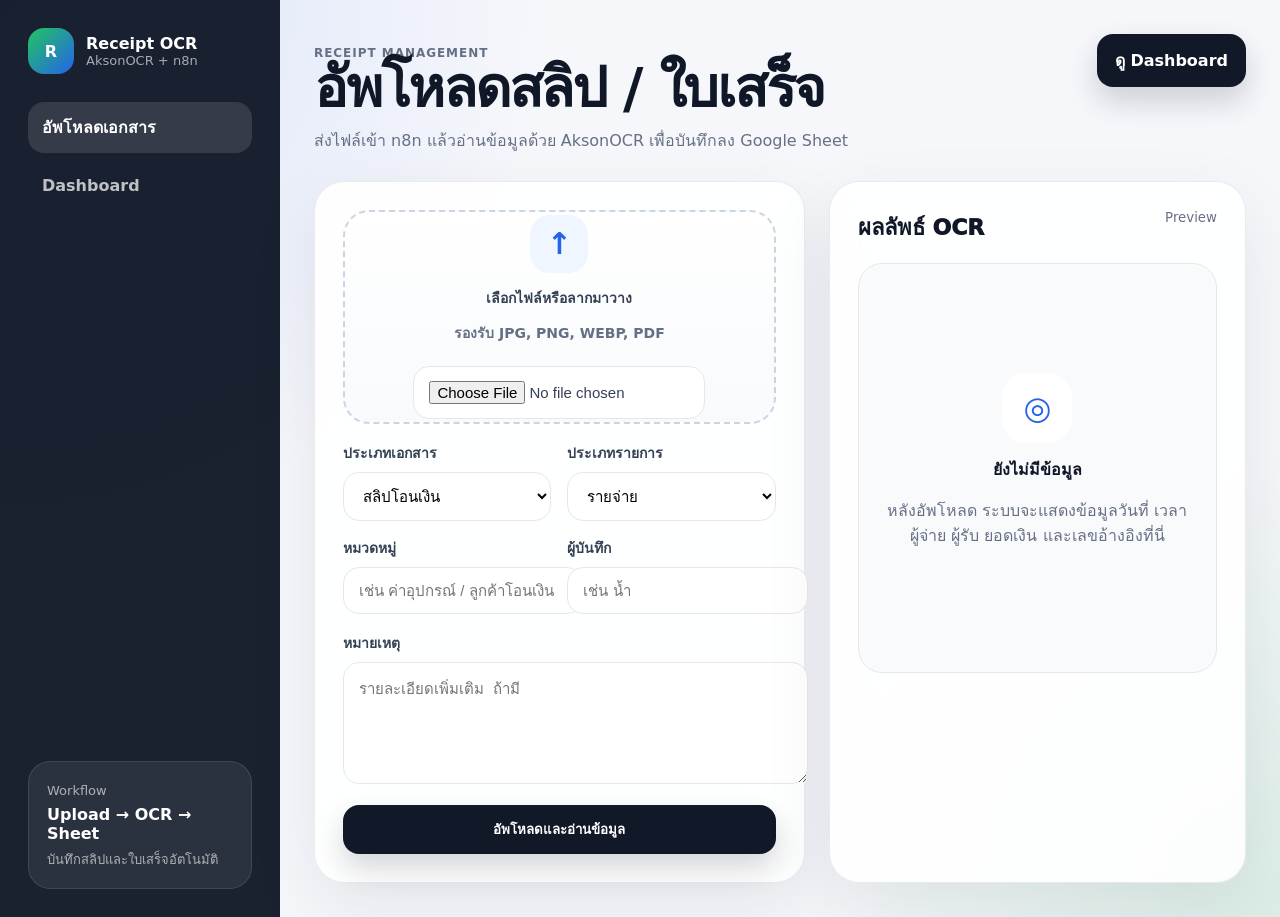
<file: public/index.html>
<!-- =========================
public/index.html
========================= -->
<!DOCTYPE html>
<html lang="th">
<head>
  <meta charset="UTF-8" />
  <meta name="viewport" content="width=device-width, initial-scale=1.0" />
  <title>Receipt OCR Upload</title>
  <link rel="stylesheet" href="style.css" />
</head>
<body>
  <div class="app-shell">
    <aside class="sidebar">
      <div class="brand">
        <div class="brand-icon">R</div>
        <div>
          <strong>Receipt OCR</strong>
          <span>AksonOCR + n8n</span>
        </div>
      </div>

      <nav class="nav-menu">
        <a class="active" href="index.html">อัพโหลดเอกสาร</a>
        <a href="dashboard.html">Dashboard</a>
      </nav>

      <div class="sidebar-card">
        <span>Workflow</span>
        <strong>Upload → OCR → Sheet</strong>
        <small>บันทึกสลิปและใบเสร็จอัตโนมัติ</small>
      </div>
    </aside>

    <main class="main-content">
      <header class="page-header">
        <div>
          <p class="eyebrow">Receipt Management</p>
          <h1>อัพโหลดสลิป / ใบเสร็จ</h1>
          <p>ส่งไฟล์เข้า n8n แล้วอ่านข้อมูลด้วย AksonOCR เพื่อบันทึกลง Google Sheet</p>
        </div>
        <a class="header-link" href="dashboard.html">ดู Dashboard</a>
      </header>

      <section class="upload-layout">
        <div class="panel upload-panel">
          <form id="uploadForm">
            <label class="dropzone">
              <div class="dropzone-icon">↑</div>
              <strong>เลือกไฟล์หรือลากมาวาง</strong>
              <span>รองรับ JPG, PNG, WEBP, PDF</span>
              <input type="file" name="file" accept="image/*,.pdf" required />
            </label>

            <div class="form-grid">
              <label>
                ประเภทเอกสาร
                <select name="document_type">
                  <option value="slip">สลิปโอนเงิน</option>
                  <option value="receipt">ใบเสร็จ</option>
                  <option value="invoice">ใบกำกับภาษี</option>
                  <option value="other">อื่น ๆ</option>
                </select>
              </label>

              <label>
                ประเภทรายการ
                <select name="transaction_type">
                  <option value="expense">รายจ่าย</option>
                  <option value="income">รายรับ</option>
                </select>
              </label>

              <label>
                หมวดหมู่
                <input type="text" name="category" placeholder="เช่น ค่าอุปกรณ์ / ลูกค้าโอนเงิน" />
              </label>

              <label>
                ผู้บันทึก
                <input type="text" name="uploaded_by" placeholder="เช่น น้ำ" />
              </label>
            </div>

            <label>
              หมายเหตุ
              <textarea name="description" placeholder="รายละเอียดเพิ่มเติม ถ้ามี"></textarea>
            </label>

            <button class="primary-btn" type="submit">อัพโหลดและอ่านข้อมูล</button>
          </form>
        </div>

        <div class="panel result-panel">
          <div class="panel-title">
            <span>ผลลัพธ์ OCR</span>
            <small>Preview</small>
          </div>
          <div id="result" class="empty-state">
            <div class="empty-icon">◎</div>
            <strong>ยังไม่มีข้อมูล</strong>
            <p>หลังอัพโหลด ระบบจะแสดงข้อมูลวันที่ เวลา ผู้จ่าย ผู้รับ ยอดเงิน และเลขอ้างอิงที่นี่</p>
          </div>
        </div>
      </section>
    </main>
  </div>

  <script src="app.js"></script>
</body>
</html>
</file>
<file: public/style.css>
<!-- =========================
public/style.css
========================= -->
<style>
* { box-sizing: border-box; }

:root {
  --bg: #f6f7fb;
  --panel: rgba(255,255,255,0.9);
  --text: #101828;
  --muted: #667085;
  --border: #e4e7ec;
  --dark: #111827;
  --green: #16a34a;
  --red: #e11d48;
  --blue: #2563eb;
  --shadow: 0 24px 70px rgba(16,24,40,.08);
}

body {
  margin: 0;
  min-height: 100vh;
  font-family: Inter, ui-sans-serif, system-ui, -apple-system, BlinkMacSystemFont, "Segoe UI", sans-serif;
  color: var(--text);
  background:
    radial-gradient(circle at top left, rgba(37,99,235,.14), transparent 35%),
    radial-gradient(circle at bottom right, rgba(22,163,74,.12), transparent 30%),
    var(--bg);
}

.app-shell {
  display: grid;
  grid-template-columns: 280px 1fr;
  min-height: 100vh;
}

.sidebar {
  padding: 28px;
  background: rgba(17,24,39,.96);
  color: white;
  display: flex;
  flex-direction: column;
  gap: 28px;
}

.brand {
  display: flex;
  align-items: center;
  gap: 12px;
}

.brand-icon {
  width: 46px;
  height: 46px;
  border-radius: 16px;
  background: linear-gradient(135deg, #22c55e, #2563eb);
  display: grid;
  place-items: center;
  font-weight: 900;
}

.brand strong,
.brand span {
  display: block;
}

.brand span,
.sidebar-card small,
.sidebar-card span {
  color: rgba(255,255,255,.62);
  font-size: 13px;
}

.nav-menu {
  display: grid;
  gap: 10px;
}

.nav-menu a {
  color: rgba(255,255,255,.72);
  text-decoration: none;
  padding: 13px 14px;
  border-radius: 16px;
  font-weight: 700;
}

.nav-menu a.active,
.nav-menu a:hover {
  background: rgba(255,255,255,.12);
  color: white;
}

.sidebar-card {
  margin-top: auto;
  padding: 18px;
  border-radius: 22px;
  background: rgba(255,255,255,.08);
  border: 1px solid rgba(255,255,255,.1);
}

.sidebar-card strong {
  display: block;
  margin: 6px 0;
}

.main-content {
  padding: 34px;
}

.page-header {
  display: flex;
  justify-content: space-between;
  align-items: flex-start;
  gap: 20px;
  margin-bottom: 28px;
}

.eyebrow {
  color: var(--blue);
  font-weight: 900;
  text-transform: uppercase;
  letter-spacing: .08em;
  font-size: 12px;
  margin: 0 0 8px;
}

.page-header h1 {
  font-size: clamp(32px, 5vw, 56px);
  line-height: 1;
  margin: 0;
  letter-spacing: -.04em;
}

.page-header p {
  color: var(--muted);
  margin: 12px 0 0;
}

.header-link,
.primary-btn,
.result-actions a {
  border: 0;
  background: var(--dark);
  color: white;
  text-decoration: none;
  padding: 14px 18px;
  border-radius: 16px;
  font-weight: 900;
  cursor: pointer;
  box-shadow: 0 14px 30px rgba(17,24,39,.18);
}

.upload-layout {
  display: grid;
  grid-template-columns: 1fr .85fr;
  gap: 24px;
}

.panel,
.stat-card {
  background: var(--panel);
  border: 1px solid rgba(228,231,236,.85);
  box-shadow: var(--shadow);
  backdrop-filter: blur(16px);
  border-radius: 30px;
  padding: 28px;
}

form {
  display: grid;
  gap: 18px;
}

.dropzone {
  display: grid;
  place-items: center;
  gap: 8px;
  text-align: center;
  min-height: 210px;
  border-radius: 26px;
  border: 2px dashed #cbd5e1;
  background: linear-gradient(180deg, #fff, #f8fafc);
  cursor: pointer;
  transition: .2s ease;
}

.dropzone:hover {
  transform: translateY(-2px);
  border-color: var(--blue);
}

.dropzone-icon {
  width: 58px;
  height: 58px;
  display: grid;
  place-items: center;
  border-radius: 20px;
  background: #eff6ff;
  color: var(--blue);
  font-size: 30px;
  font-weight: 900;
}

.dropzone input {
  max-width: 260px;
}

.dropzone span,
.empty-state p,
.panel-title small,
.table-header p {
  color: var(--muted);
}

.form-grid,
.stats-grid {
  display: grid;
  grid-template-columns: repeat(2, minmax(0, 1fr));
  gap: 16px;
}

.stats-grid {
  grid-template-columns: repeat(3, minmax(0, 1fr));
  margin-bottom: 24px;
}

label {
  font-size: 14px;
  font-weight: 900;
  color: #344054;
}

input,
select,
textarea {
  width: 100%;
  margin-top: 8px;
  border: 1px solid var(--border);
  background: white;
  border-radius: 16px;
  padding: 14px 15px;
  font-size: 15px;
  outline: none;
}

input:focus,
select:focus,
textarea:focus {
  border-color: var(--blue);
  box-shadow: 0 0 0 4px rgba(37,99,235,.1);
}

textarea {
  resize: vertical;
  min-height: 92px;
}

.panel-title,
.table-header {
  display: flex;
  justify-content: space-between;
  align-items: flex-start;
  gap: 16px;
  margin-bottom: 18px;
}

.panel-title span,
.table-header h2 {
  font-size: 22px;
  font-weight: 950;
  margin: 0;
}

.empty-state {
  min-height: 360px;
  display: grid;
  place-items: center;
  text-align: center;
  align-content: center;
  padding: 24px;
  border-radius: 24px;
  background: #f8fafc;
  border: 1px solid var(--border);
}

.empty-icon {
  width: 70px;
  height: 70px;
  border-radius: 24px;
  display: grid;
  place-items: center;
  background: white;
  color: var(--blue);
  font-size: 32px;
  margin-bottom: 14px;
}

.loading,
.error-card,
.result-card {
  padding: 22px;
  border-radius: 24px;
}

.loading {
  background: #eff6ff;
  color: #1d4ed8;
  font-weight: 900;
  text-align: center;
}

.error-card {
  background: #fff1f2;
  color: #be123c;
}

.result-card {
  background: #f8fafc;
  border: 1px solid var(--border);
}

.success-icon {
  width: 54px;
  height: 54px;
  border-radius: 18px;
  background: #dcfce7;
  color: var(--green);
  display: grid;
  place-items: center;
  font-size: 30px;
  font-weight: 950;
  margin-bottom: 12px;
}

.result-grid {
  display: grid;
  grid-template-columns: 1fr 1fr;
  gap: 12px;
  margin-top: 18px;
}

.result-grid div {
  background: white;
  border: 1px solid var(--border);
  border-radius: 18px;
  padding: 14px;
}

.result-grid span {
  display: block;
  color: var(--muted);
  font-size: 12px;
  margin-bottom: 6px;
}

.result-grid strong {
  word-break: break-word;
}

.result-grid .wide {
  grid-column: span 2;
}

.result-actions {
  display: grid;
  grid-template-columns: 1fr 1fr;
  gap: 12px;
  margin-top: 18px;
}

.result-actions a:first-child {
  color: var(--dark);
  background: white;
  border: 1px solid var(--border);
  box-shadow: none;
  text-align: center;
}

.result-actions a {
  text-align: center;
}

.stat-card span {
  color: var(--muted);
  font-weight: 800;
}

.stat-card strong {
  display: block;
  margin-top: 10px;
  font-size: clamp(26px, 4vw, 38px);
  letter-spacing: -.03em;
}

.income-card strong { color: var(--green); }
.expense-card strong { color: var(--red); }
.net-card strong { color: var(--blue); }

.toolbar {
  display: grid;
  grid-template-columns: minmax(240px, 1fr) 160px;
  gap: 12px;
}

.table-wrap {
  width: 100%;
  overflow-x: auto;
}

table {
  width: 100%;
  border-collapse: collapse;
  min-width: 980px;
}

th,
td {
  padding: 16px 14px;
  border-bottom: 1px solid var(--border);
  text-align: left;
  vertical-align: top;
}

th {
  color: var(--muted);
  font-size: 13px;
  text-transform: uppercase;
  letter-spacing: .04em;
}

tbody tr:hover {
  background: #f8fafc;
}

.pill,
.status-pill {
  display: inline-flex;
  padding: 7px 10px;
  border-radius: 999px;
  font-size: 12px;
  font-weight: 900;
  white-space: nowrap;
}

.pill.income {
  background: #dcfce7;
  color: #15803d;
}

.pill.expense {
  background: #ffe4e6;
  color: #be123c;
}

.status-pill {
  background: #fef3c7;
  color: #92400e;
}

@media (max-width: 980px) {
  .app-shell {
    grid-template-columns: 1fr;
  }

  .sidebar {
    position: static;
    padding: 18px;
  }

  .nav-menu {
    grid-template-columns: 1fr 1fr;
  }

  .sidebar-card {
    display: none;
  }

  .main-content {
    padding: 22px;
  }

  .page-header,
  .upload-layout,
  .stats-grid,
  .form-grid,
  .result-grid,
  .result-actions,
  .toolbar {
    grid-template-columns: 1fr;
    display: grid;
  }

  .header-link {
    text-align: center;
  }

  .result-grid .wide {
    grid-column: span 1;
  }
}
</style>
</file>
